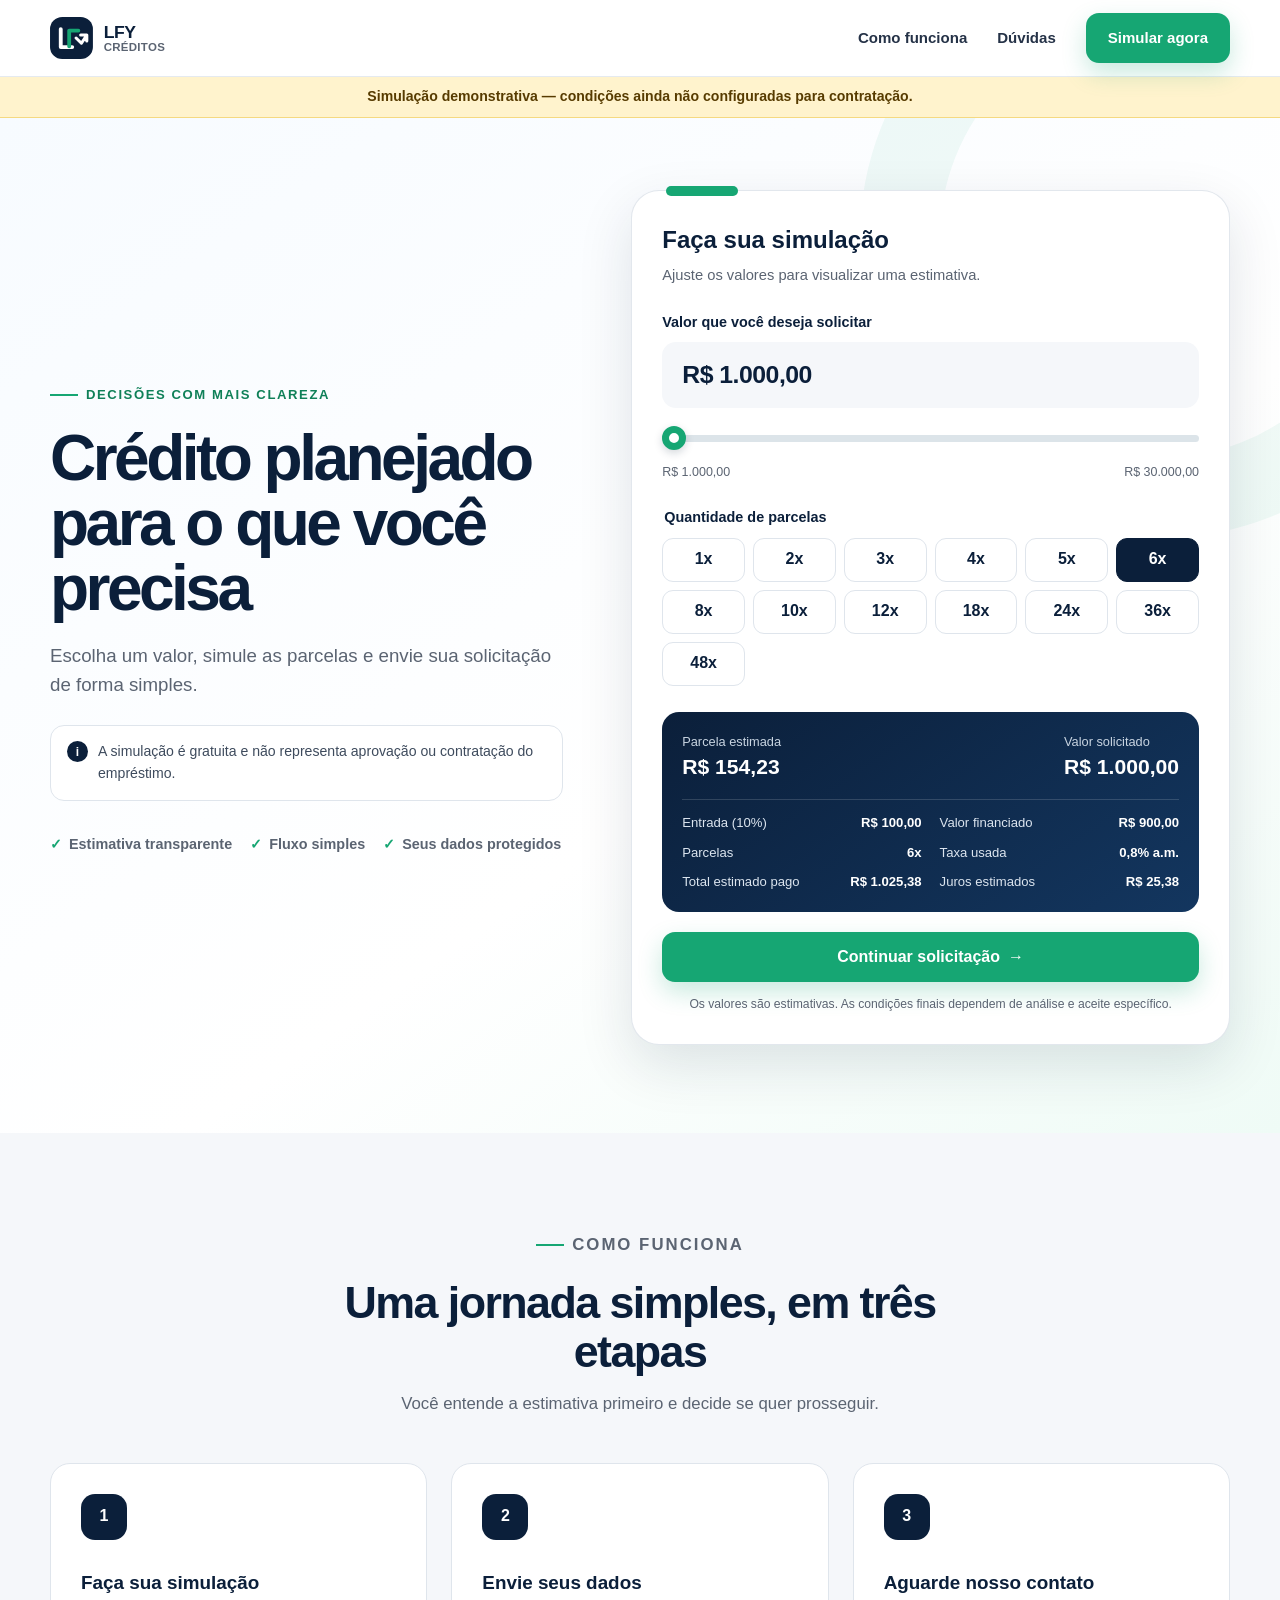
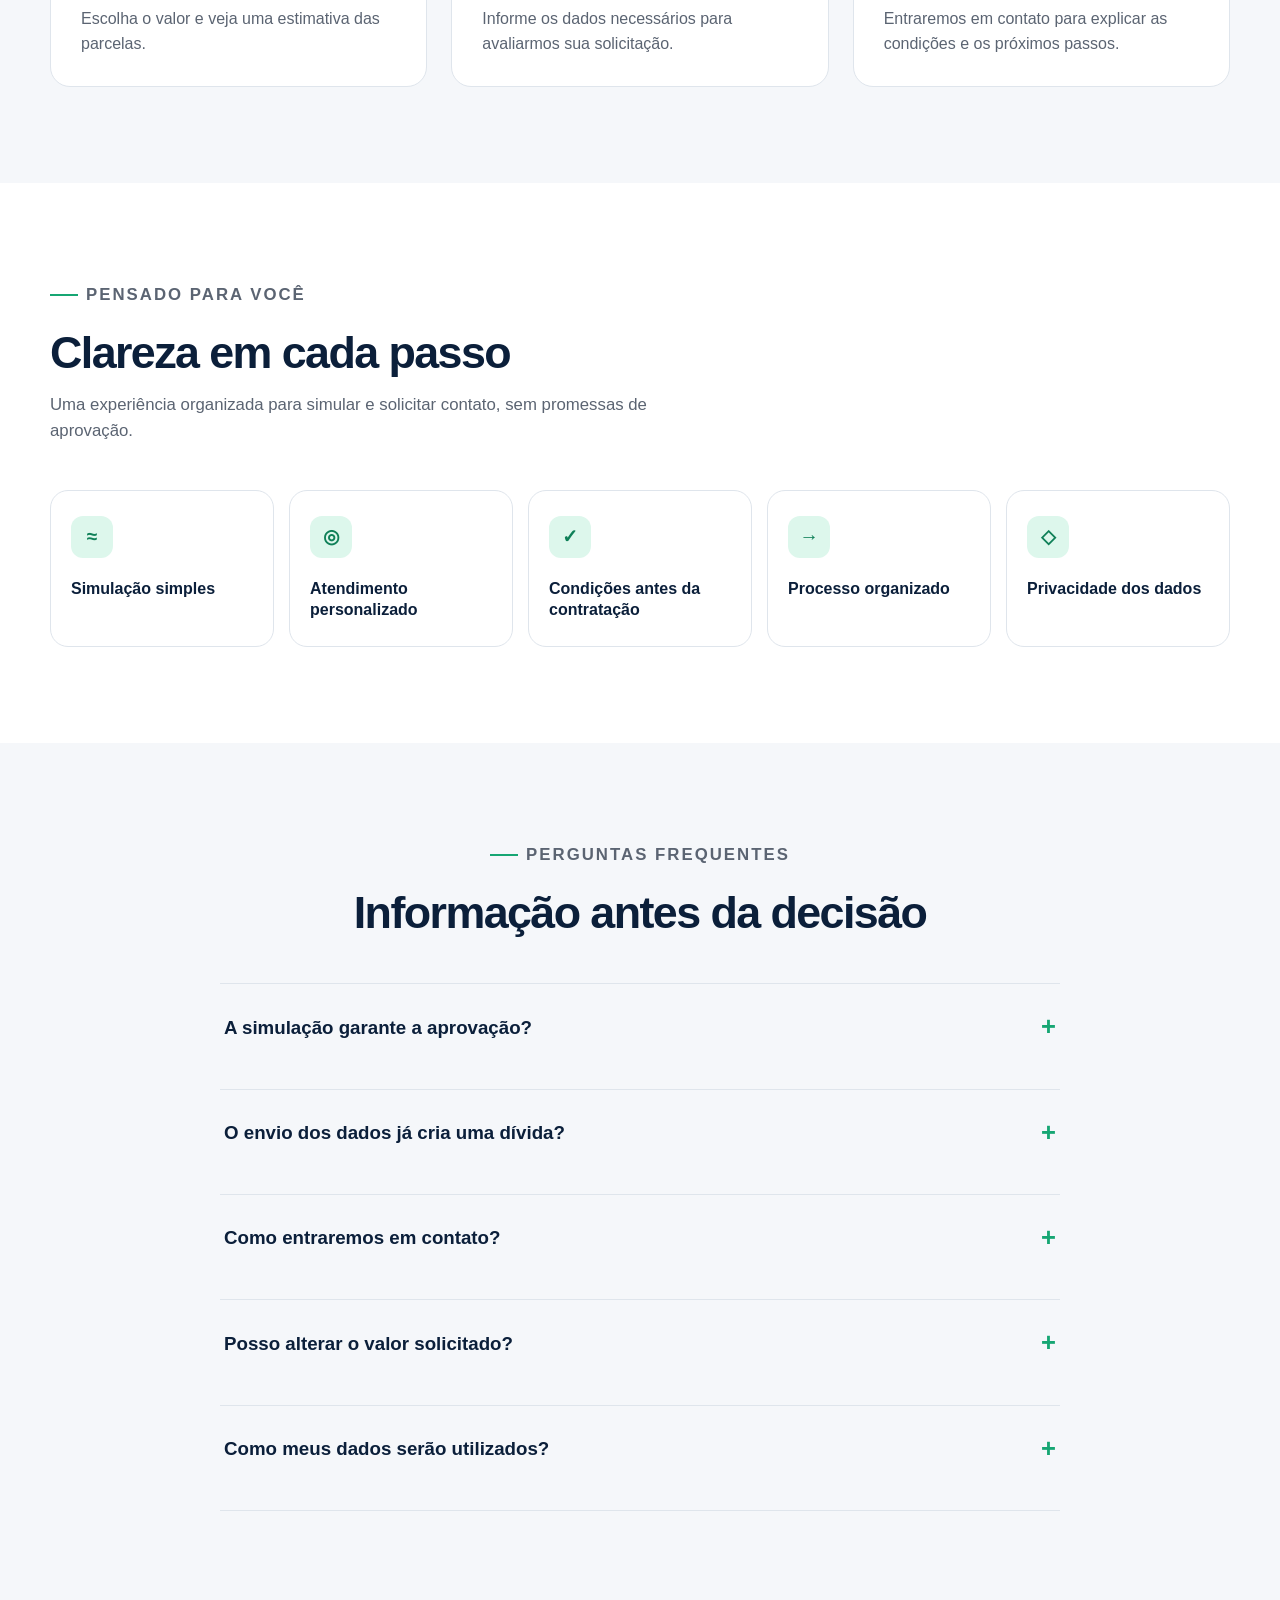
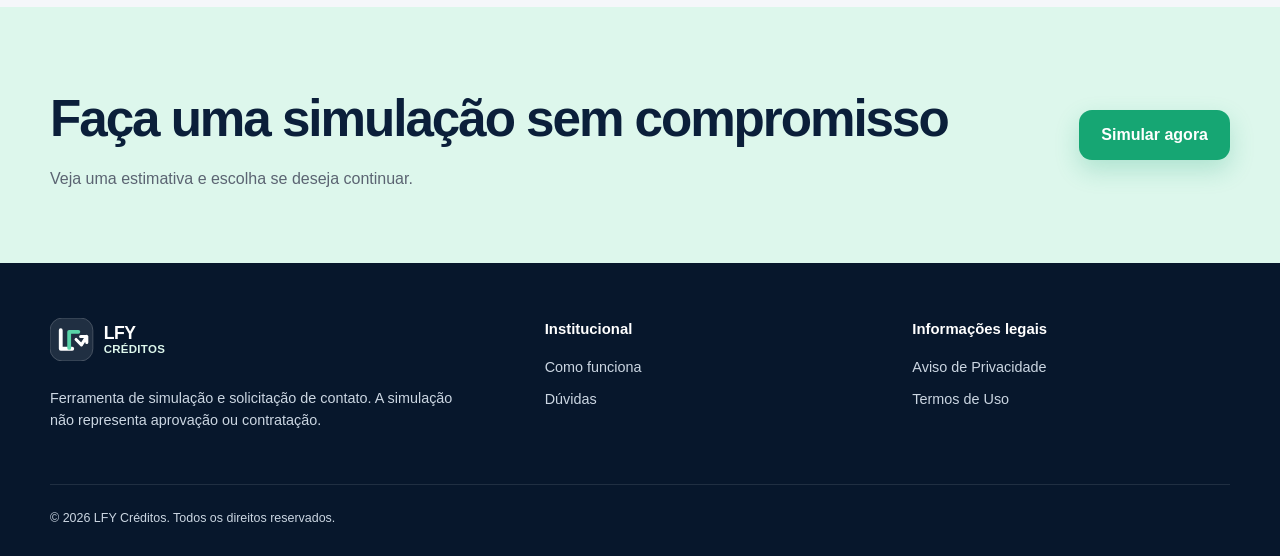
<file: index.html>
<!doctype html>
<html lang="pt-BR">
<head>
  <meta charset="utf-8"><meta name="viewport" content="width=device-width,initial-scale=1">
  <title>LFY Créditos | Simulação de empréstimo</title>
  <meta name="description" content="Simule valores e parcelas e envie sua solicitação para análise de forma simples.">
  <meta name="robots" content="index,follow"><meta name="theme-color" content="#0B1F3A">
  <meta property="og:type" content="website"><meta property="og:locale" content="pt_BR"><meta property="og:title" content="LFY Créditos | Simulação de empréstimo"><meta property="og:description" content="Simule valores e parcelas e envie sua solicitação para análise de forma simples.">
  <link rel="icon" href="assets/favicon.svg" type="image/svg+xml"><link rel="stylesheet" href="css/styles.css"><link rel="stylesheet" href="css/mobile.css">
</head>
<body>
  <a class="skip-link" href="#conteudo">Ir para o conteúdo</a>
  <header class="site-header">
    <div class="container header-inner"><a class="brand" href="index.html" aria-label="LFY Créditos — início"><img src="assets/logo-lfy-creditos.svg" alt="LFY Créditos" width="248" height="56"></a><button class="nav-toggle" type="button" aria-expanded="false" aria-controls="main-nav" aria-label="Abrir menu" data-nav-toggle><span></span></button><nav class="main-nav" id="main-nav" aria-label="Navegação principal" data-nav><a href="#como-funciona">Como funciona</a><a href="#duvidas">Dúvidas</a><a class="button button-primary" href="#simular">Simular agora</a></nav></div>
  </header>
  <div class="demo-banner" data-demo-banner hidden>Simulação demonstrativa — condições ainda não configuradas para contratação.</div>
  <main id="conteudo">
    <section class="hero" id="simular">
      <div class="container hero-grid">
        <div class="hero-copy-wrap"><p class="eyebrow">Decisões com mais clareza</p><h1>Crédito planejado para o que você precisa</h1><p class="hero-copy">Escolha um valor, simule as parcelas e envie sua solicitação de forma simples.</p><div class="notice">A simulação é gratuita e não representa aprovação ou contratação do empréstimo.</div><div class="trust-row" aria-label="Características"><span>Estimativa transparente</span><span>Fluxo simples</span><span>Seus dados protegidos</span></div></div>
        <form class="simulator-card" id="simulation-form" novalidate>
          <div class="card-heading"><h2>Faça sua simulação</h2><p>Ajuste os valores para visualizar uma estimativa.</p></div>
          <label class="field-label" for="amount-input">Valor que você deseja solicitar</label><div class="money-input-wrap"><input id="amount-input" name="amount" type="text" inputmode="decimal" autocomplete="off" aria-describedby="amount-limits"></div>
          <div class="range-fill"><input id="amount-range" type="range" aria-label="Ajustar valor solicitado"></div><div class="range-limits" id="amount-limits"><span id="amount-min">—</span><span id="amount-max">—</span></div>
          <fieldset style="border:0;padding:0;margin:0"><legend class="field-label">Quantidade de parcelas</legend><div class="installment-options" id="installment-options"></div></fieldset>
          <div class="summary-box" aria-live="polite"><div class="summary-main"><div><span>Parcela estimada</span><strong id="summary-payment">—</strong></div><div><span>Valor solicitado</span><strong id="summary-amount">—</strong></div></div><div class="summary-grid"><div class="summary-item"><span>Entrada (10%)</span><strong id="summary-down-payment">—</strong></div><div class="summary-item"><span>Valor financiado</span><strong id="summary-financed">—</strong></div><div class="summary-item"><span>Parcelas</span><strong id="summary-installments">—</strong></div><div class="summary-item"><span>Taxa usada</span><strong id="summary-rate">—</strong></div><div class="summary-item"><span>Total estimado pago</span><strong id="summary-total">—</strong></div><div class="summary-item"><span>Juros estimados</span><strong id="summary-interest">—</strong></div></div></div>
          <button class="button button-primary button-block" type="submit">Continuar solicitação <span aria-hidden="true">→</span></button><p class="microcopy">Os valores são estimativas. As condições finais dependem de análise e aceite específico.</p>
        </form>
      </div>
    </section>
    <section class="section section-tint" id="como-funciona"><div class="container"><div class="section-heading center"><p class="eyebrow">Como funciona</p><h2>Uma jornada simples, em três etapas</h2><p>Você entende a estimativa primeiro e decide se quer prosseguir.</p></div><div class="step-grid"><article class="step-card"><span class="step-number">1</span><h3>Faça sua simulação</h3><p>Escolha o valor e veja uma estimativa das parcelas.</p></article><article class="step-card"><span class="step-number">2</span><h3>Envie seus dados</h3><p>Informe os dados necessários para avaliarmos sua solicitação.</p></article><article class="step-card"><span class="step-number">3</span><h3>Aguarde nosso contato</h3><p>Entraremos em contato para explicar as condições e os próximos passos.</p></article></div></div></section>
    <section class="section"><div class="container"><div class="section-heading"><p class="eyebrow">Pensado para você</p><h2>Clareza em cada passo</h2><p>Uma experiência organizada para simular e solicitar contato, sem promessas de aprovação.</p></div><div class="benefit-grid"><article class="benefit-card"><span class="benefit-icon">≈</span><h3>Simulação simples</h3></article><article class="benefit-card"><span class="benefit-icon">◎</span><h3>Atendimento personalizado</h3></article><article class="benefit-card"><span class="benefit-icon">✓</span><h3>Condições antes da contratação</h3></article><article class="benefit-card"><span class="benefit-icon">→</span><h3>Processo organizado</h3></article><article class="benefit-card"><span class="benefit-icon">◇</span><h3>Privacidade dos dados</h3></article></div></div></section>
    <section class="section section-tint" id="duvidas"><div class="container"><div class="section-heading center"><p class="eyebrow">Perguntas frequentes</p><h2>Informação antes da decisão</h2></div><div class="faq-list">
      <div class="faq-item"><h3><button class="faq-question" type="button" aria-expanded="false" aria-controls="faq-1">A simulação garante a aprovação?</button></h3><div class="faq-answer" id="faq-1" hidden><p>Não. A simulação é apenas uma estimativa. Toda solicitação pode passar por análise, e as condições finais serão apresentadas separadamente.</p></div></div>
      <div class="faq-item"><h3><button class="faq-question" type="button" aria-expanded="false" aria-controls="faq-2">O envio dos dados já cria uma dívida?</button></h3><div class="faq-answer" id="faq-2" hidden><p>Não. Enviar a solicitação não cria contrato, dívida ou obrigação de contratar.</p></div></div>
      <div class="faq-item"><h3><button class="faq-question" type="button" aria-expanded="false" aria-controls="faq-3">Como entraremos em contato?</button></h3><div class="faq-answer" id="faq-3" hidden><p>O contato relacionado à solicitação será feito pelo telefone ou WhatsApp informado no formulário.</p></div></div>
      <div class="faq-item"><h3><button class="faq-question" type="button" aria-expanded="false" aria-controls="faq-4">Posso alterar o valor solicitado?</button></h3><div class="faq-answer" id="faq-4" hidden><p>Sim. Antes de enviar seus dados, use “Alterar simulação” para voltar e ajustar valor ou parcelas.</p></div></div>
      <div class="faq-item"><h3><button class="faq-question" type="button" aria-expanded="false" aria-controls="faq-5">Como meus dados serão utilizados?</button></h3><div class="faq-answer" id="faq-5" hidden><p>Eles serão usados para analisar a solicitação e entrar em contato sobre ela. Consulte o <a href="privacidade.html">Aviso de Privacidade</a>.</p></div></div>
    </div></div></section>
    <section class="final-cta"><div class="container cta-inner"><div><h2>Faça uma simulação sem compromisso</h2><p>Veja uma estimativa e escolha se deseja continuar.</p></div><a class="button button-primary" href="#simular">Simular agora</a></div></section>
  </main>
  <footer class="site-footer"><div class="container"><div class="footer-grid"><div class="footer-brand"><img src="assets/logo-lfy-creditos-branca.svg" alt="LFY Créditos" width="248" height="56"><p>Ferramenta de simulação e solicitação de contato. A simulação não representa aprovação ou contratação.</p></div><nav class="footer-nav" aria-label="Institucional"><h2>Institucional</h2><a href="#como-funciona">Como funciona</a><a href="#duvidas">Dúvidas</a></nav><nav class="footer-nav" aria-label="Informações legais"><h2>Informações legais</h2><a href="privacidade.html">Aviso de Privacidade</a><a href="termos.html">Termos de Uso</a></nav></div><div class="footer-bottom">© <span data-current-year></span> LFY Créditos. Todos os direitos reservados.</div></div></footer>
  <script src="js/config.js"></script><script src="js/utils.js"></script><script src="js/simulador.js"></script>
</body></html>
</file>
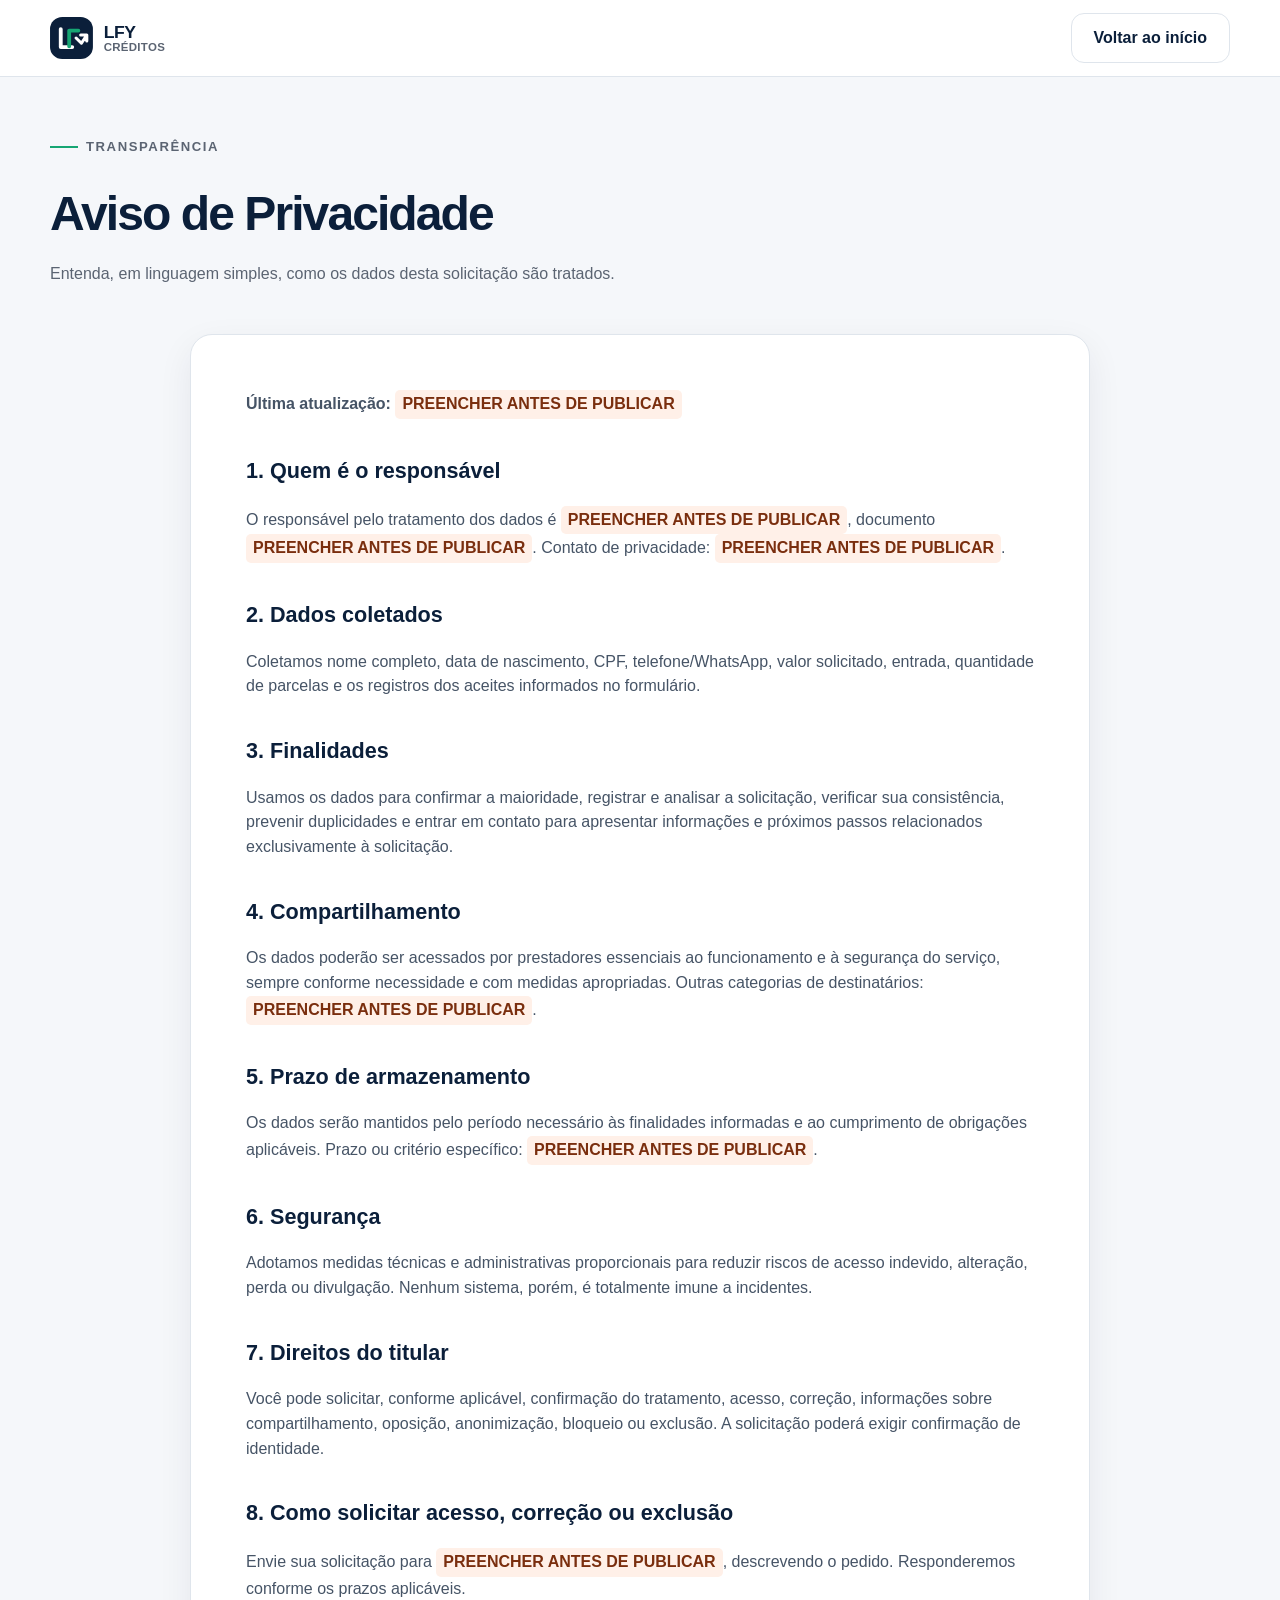
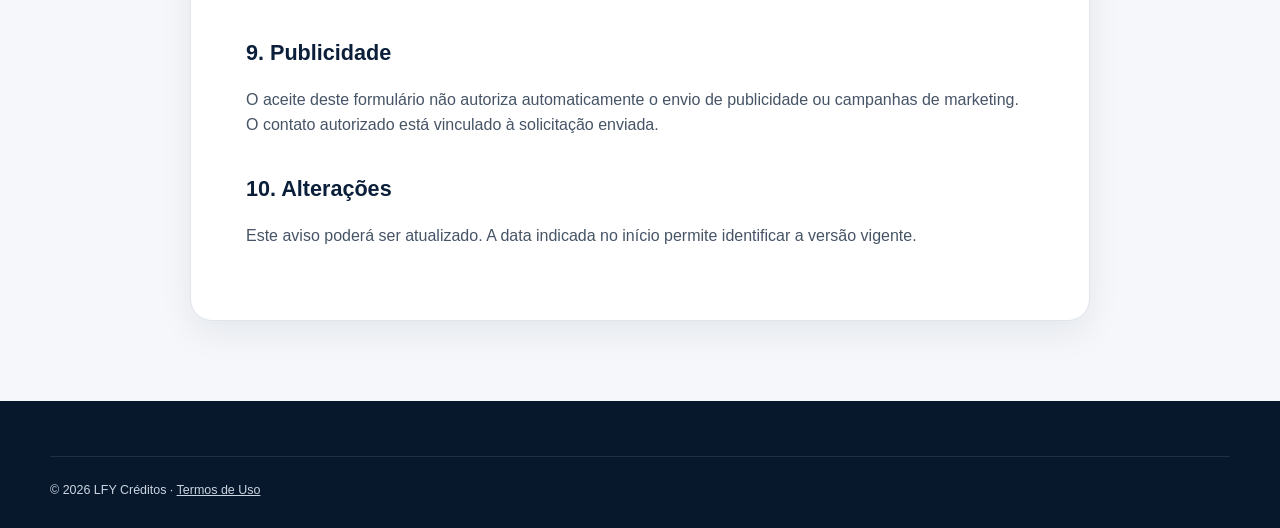
<file: privacidade.html>
<!doctype html>
<html lang="pt-BR">
<head><meta charset="utf-8"><meta name="viewport" content="width=device-width,initial-scale=1"><title>Aviso de Privacidade | LFY Créditos</title><meta name="description" content="Saiba como os dados enviados à LFY Créditos serão utilizados."><meta name="robots" content="index,follow"><link rel="icon" href="assets/favicon.svg" type="image/svg+xml"><link rel="stylesheet" href="css/styles.css"></head>
<body class="internal-page"><a class="skip-link" href="#conteudo">Ir para o conteúdo</a><header class="site-header simple-header"><div class="container header-inner"><a class="brand" href="index.html"><img src="assets/logo-lfy-creditos.svg" alt="LFY Créditos" width="248" height="56"></a><a class="button button-secondary" href="index.html">Voltar ao início</a></div></header>
<main id="conteudo"><div class="container page-header"><p class="eyebrow">Transparência</p><h1>Aviso de Privacidade</h1><p>Entenda, em linguagem simples, como os dados desta solicitação são tratados.</p></div><div class="container legal-wrap"><article class="legal-card">
<p><strong>Última atualização:</strong> <span class="placeholder">PREENCHER ANTES DE PUBLICAR</span></p>
<h2>1. Quem é o responsável</h2><p>O responsável pelo tratamento dos dados é <span class="placeholder">PREENCHER ANTES DE PUBLICAR</span>, documento <span class="placeholder">PREENCHER ANTES DE PUBLICAR</span>. Contato de privacidade: <span class="placeholder">PREENCHER ANTES DE PUBLICAR</span>.</p>
<h2>2. Dados coletados</h2><p>Coletamos nome completo, data de nascimento, CPF, telefone/WhatsApp, valor solicitado, entrada, quantidade de parcelas e os registros dos aceites informados no formulário.</p>
<h2>3. Finalidades</h2><p>Usamos os dados para confirmar a maioridade, registrar e analisar a solicitação, verificar sua consistência, prevenir duplicidades e entrar em contato para apresentar informações e próximos passos relacionados exclusivamente à solicitação.</p>
<h2>4. Compartilhamento</h2><p>Os dados poderão ser acessados por prestadores essenciais ao funcionamento e à segurança do serviço, sempre conforme necessidade e com medidas apropriadas. Outras categorias de destinatários: <span class="placeholder">PREENCHER ANTES DE PUBLICAR</span>.</p>
<h2>5. Prazo de armazenamento</h2><p>Os dados serão mantidos pelo período necessário às finalidades informadas e ao cumprimento de obrigações aplicáveis. Prazo ou critério específico: <span class="placeholder">PREENCHER ANTES DE PUBLICAR</span>.</p>
<h2>6. Segurança</h2><p>Adotamos medidas técnicas e administrativas proporcionais para reduzir riscos de acesso indevido, alteração, perda ou divulgação. Nenhum sistema, porém, é totalmente imune a incidentes.</p>
<h2>7. Direitos do titular</h2><p>Você pode solicitar, conforme aplicável, confirmação do tratamento, acesso, correção, informações sobre compartilhamento, oposição, anonimização, bloqueio ou exclusão. A solicitação poderá exigir confirmação de identidade.</p>
<h2>8. Como solicitar acesso, correção ou exclusão</h2><p>Envie sua solicitação para <span class="placeholder">PREENCHER ANTES DE PUBLICAR</span>, descrevendo o pedido. Responderemos conforme os prazos aplicáveis.</p>
<h2>9. Publicidade</h2><p>O aceite deste formulário não autoriza automaticamente o envio de publicidade ou campanhas de marketing. O contato autorizado está vinculado à solicitação enviada.</p>
<h2>10. Alterações</h2><p>Este aviso poderá ser atualizado. A data indicada no início permite identificar a versão vigente.</p>
</article></div></main><footer class="site-footer"><div class="container"><div class="footer-bottom">© <span data-current-year></span> LFY Créditos · <a href="termos.html">Termos de Uso</a></div></div></footer><script src="js/config.js"></script><script src="js/utils.js"></script></body></html>
</file>
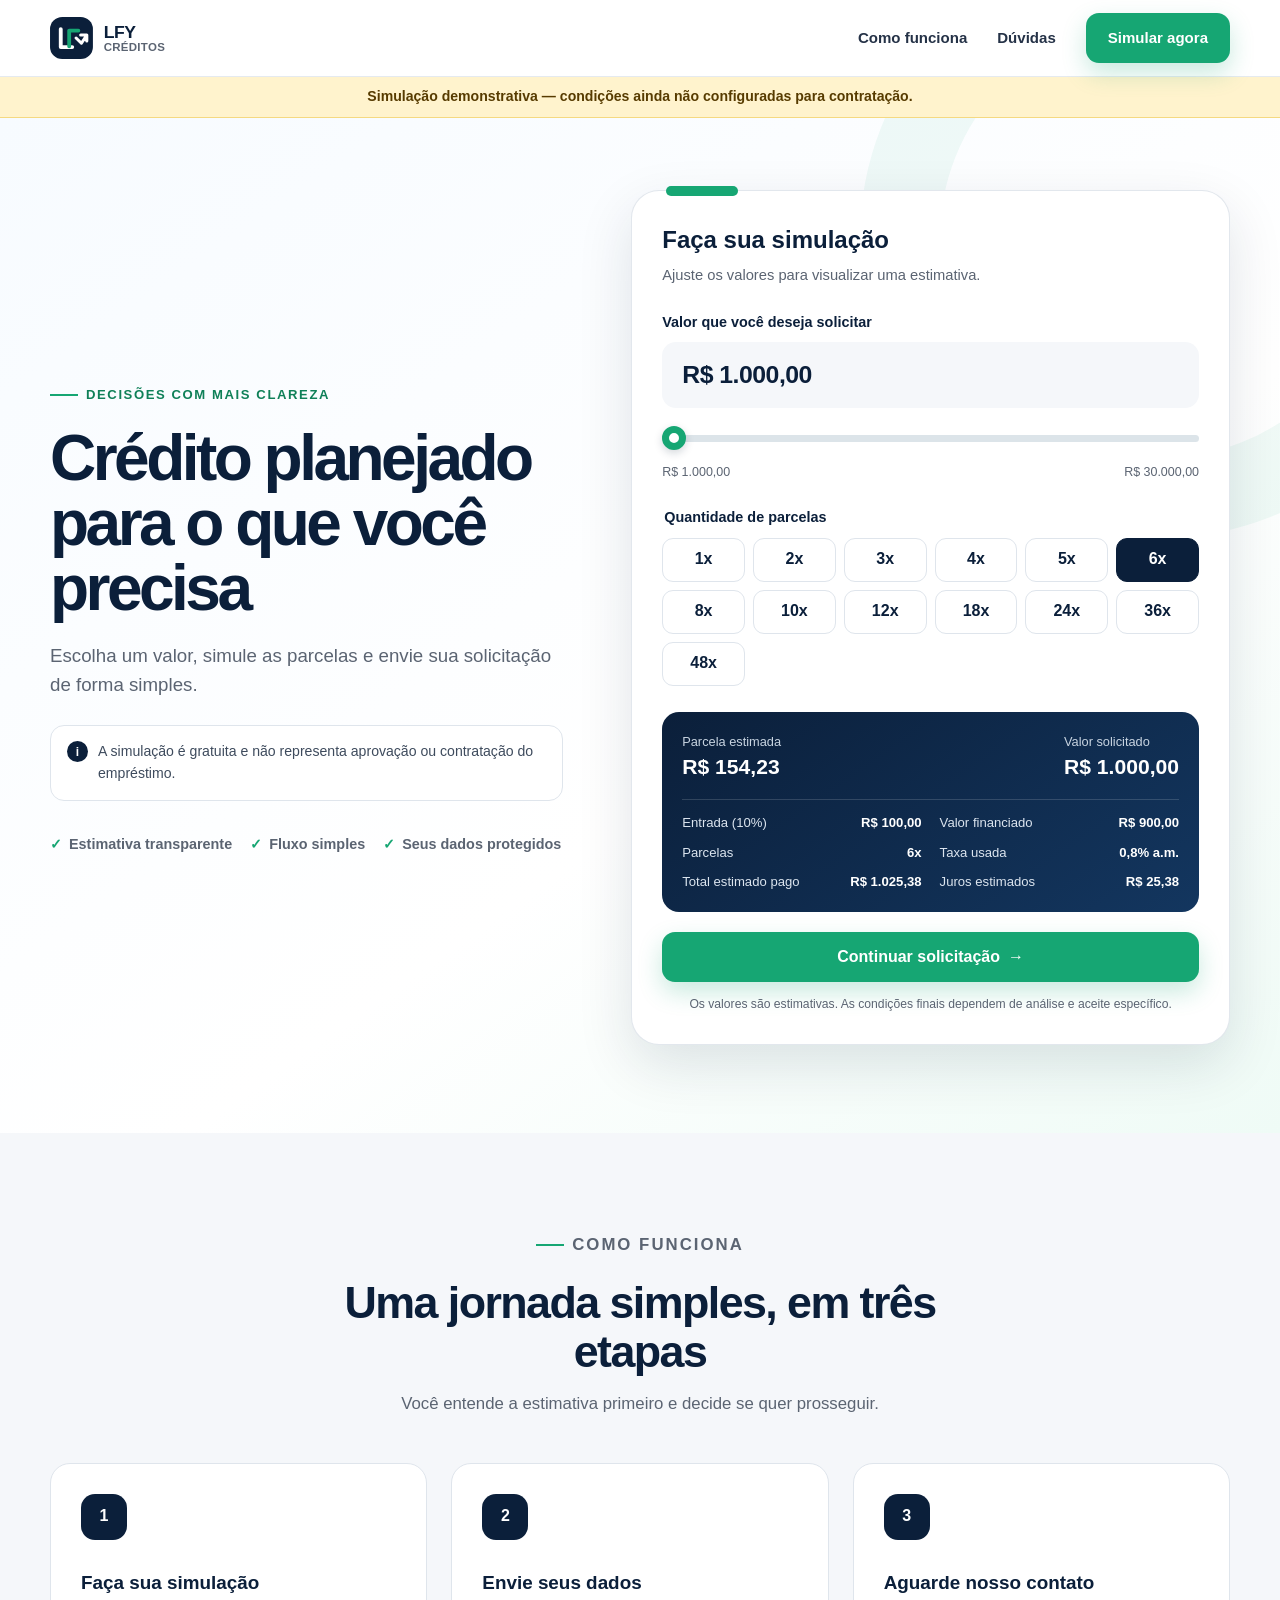
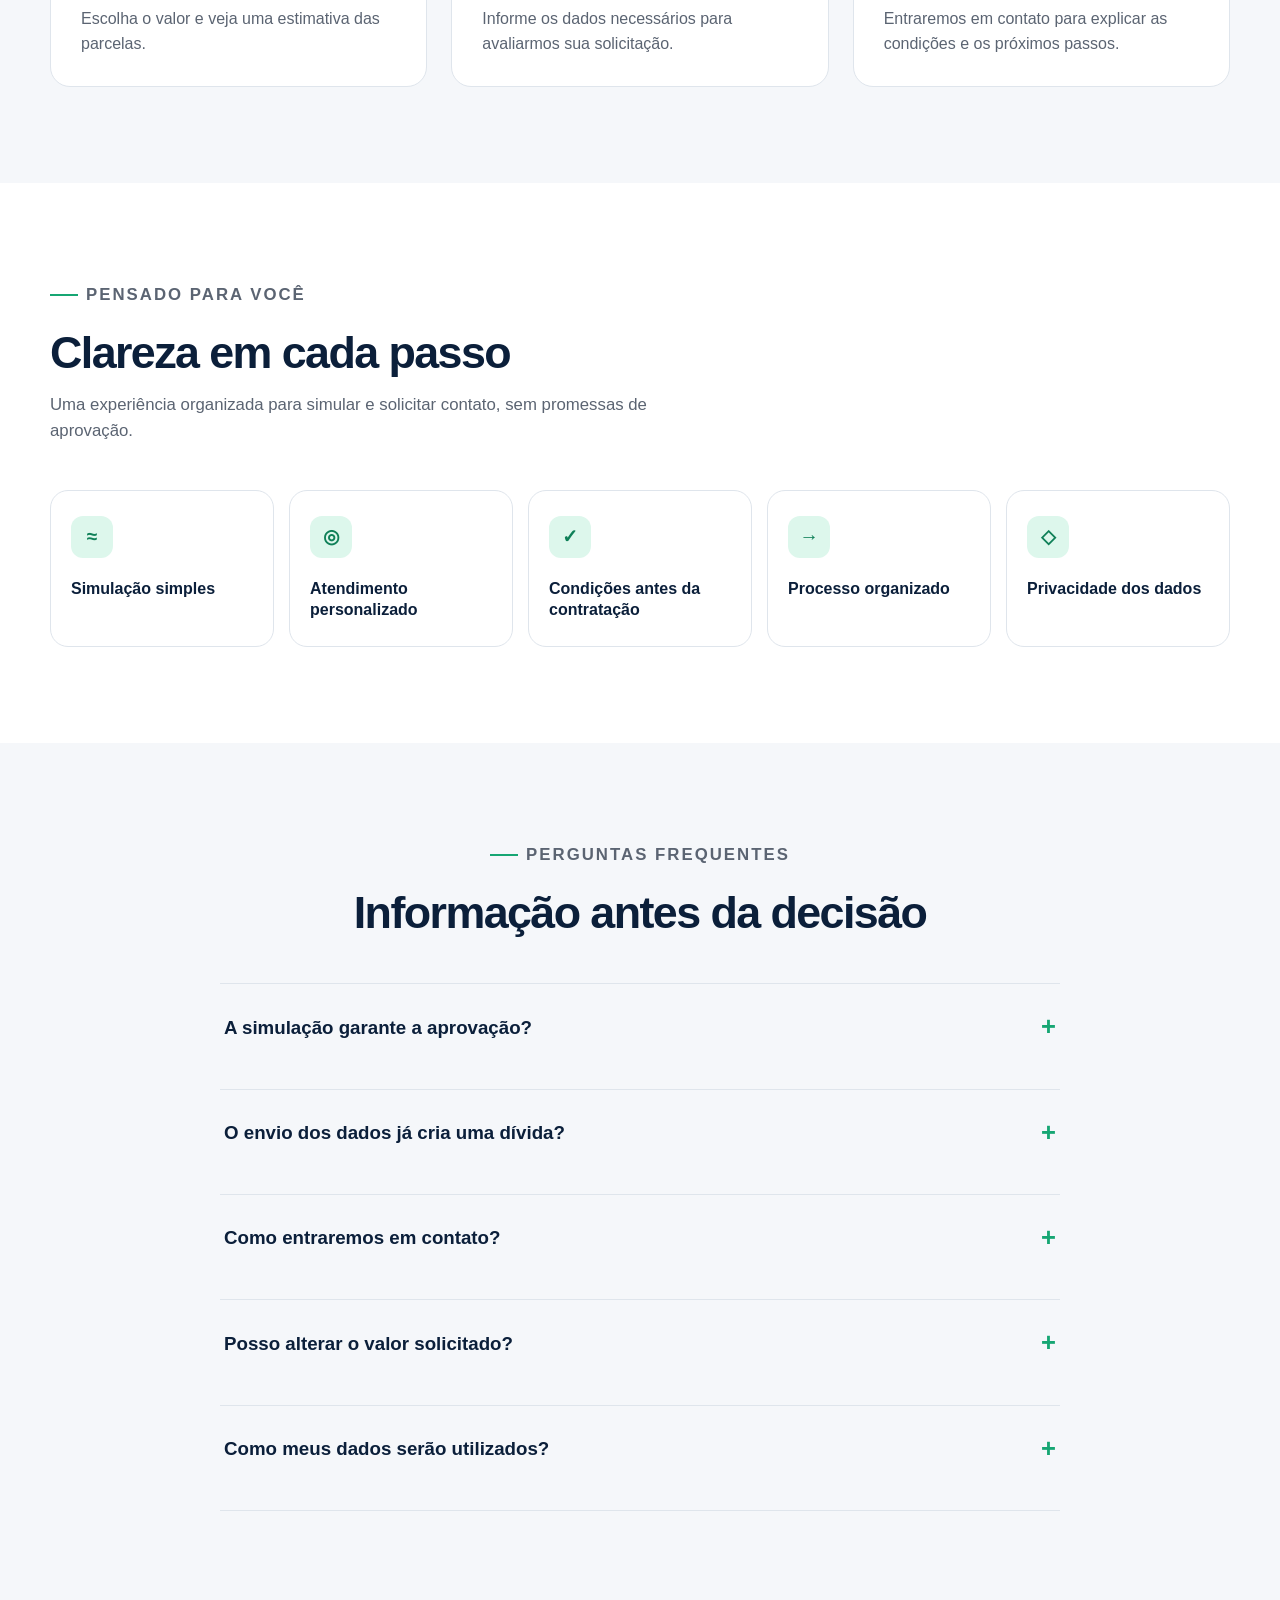
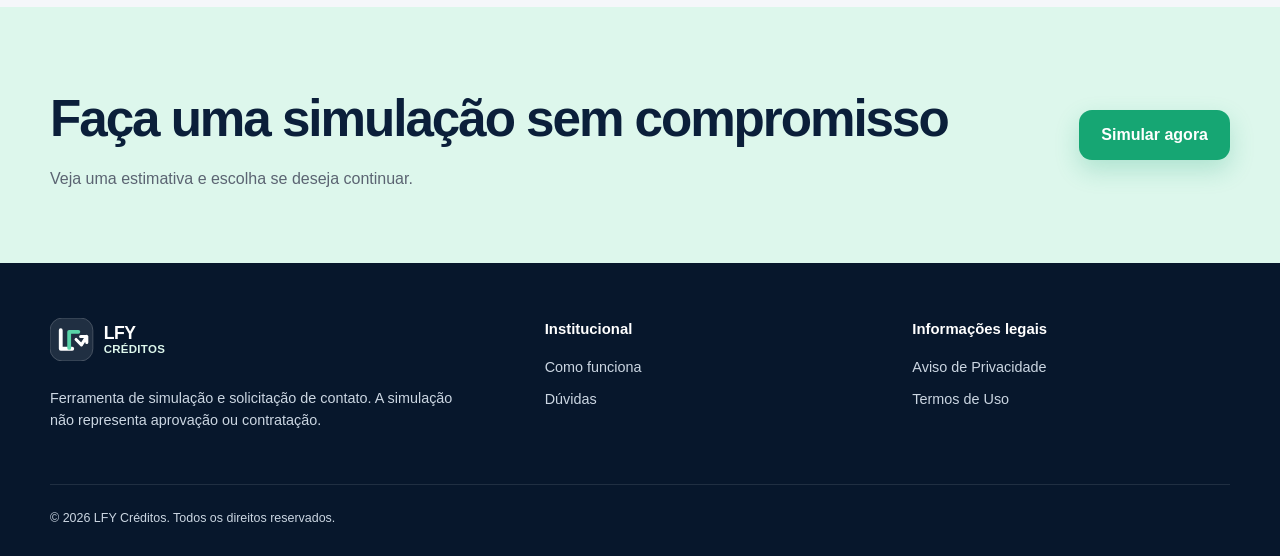
<file: solicitar.html>
<!doctype html>
<html lang="pt-BR">
<head>
  <meta charset="utf-8"><meta name="viewport" content="width=device-width,initial-scale=1">
  <title>Enviar solicitação | LFY Créditos</title>
  <meta name="description" content="Preencha seus dados para enviar uma solicitação relacionada à simulação.">
  <meta name="robots" content="noindex,follow"><meta name="theme-color" content="#0B1F3A">
  <link rel="icon" href="assets/favicon.svg" type="image/svg+xml"><link rel="stylesheet" href="css/styles.css"><link rel="stylesheet" href="css/mobile.css">
</head>
<body class="internal-page">
  <a class="skip-link" href="#conteudo">Ir para o conteúdo</a>
  <header class="site-header simple-header"><div class="container header-inner"><a class="brand" href="index.html" aria-label="LFY Créditos — início"><img src="assets/logo-lfy-creditos.svg" alt="LFY Créditos" width="248" height="56"></a><a class="button button-secondary" href="index.html">Voltar ao início</a></div></header>
  <div class="demo-banner" data-demo-banner hidden>Simulação demonstrativa — condições ainda não configuradas para contratação.</div>
  <main id="conteudo">
    <div class="container page-header"><p class="eyebrow">Etapa 2 de 3</p><h1>Complete sua solicitação</h1><p>Confira a estimativa e informe apenas os dados essenciais para seguirmos com a análise e o contato.</p></div>
    <div class="container">
      <ol class="progress-steps" aria-label="Progresso da solicitação"><li class="done">Simulação concluída</li><li class="active" aria-current="step">Seus dados</li><li>Confirmação</li></ol>
      <div class="request-layout">
        <section class="form-card" aria-labelledby="form-title">
          <h2 id="form-title">Seus dados</h2><p class="form-intro">Campos marcados como obrigatórios devem ser preenchidos.</p>
          <form id="request-form" novalidate>
            <div class="form-field"><label for="full-name">Nome completo <span aria-hidden="true">*</span></label><input id="full-name" name="name" type="text" maxlength="100" autocomplete="name" aria-describedby="full-name-hint full-name-error" required><small class="field-hint" id="full-name-hint">Informe nome e sobrenome.</small><span class="field-error" id="full-name-error" aria-live="polite"></span></div>
            <div class="form-field"><label for="birth-date">Data de nascimento <span aria-hidden="true">*</span></label><input id="birth-date" name="birthDate" type="date" autocomplete="bday" aria-describedby="birth-date-hint birth-date-error" required><small class="field-hint" id="birth-date-hint">É necessário ter 18 anos ou mais.</small><span class="field-error" id="birth-date-error" aria-live="polite"></span></div>
            <div class="form-field"><label for="cpf">CPF <span aria-hidden="true">*</span></label><input id="cpf" name="cpf" type="text" inputmode="numeric" maxlength="14" autocomplete="off" aria-describedby="cpf-hint cpf-error" required><small class="field-hint" id="cpf-hint">Formato: 000.000.000-00</small><span class="field-error" id="cpf-error" aria-live="polite"></span></div>
            <div class="form-field"><label for="phone">Telefone/WhatsApp <span aria-hidden="true">*</span></label><input id="phone" name="phone" type="tel" inputmode="tel" maxlength="15" autocomplete="tel" aria-describedby="phone-hint phone-error" required><small class="field-hint" id="phone-hint">Celular com DDD, incluindo o 9.</small><span class="field-error" id="phone-error" aria-live="polite"></span></div>
            <div class="honeypot" aria-hidden="true"><label for="website">Não preencha este campo</label><input id="website" name="website" type="text" tabindex="-1" autocomplete="off"></div>
            <div class="checkbox-field"><label class="checkbox-label" for="adult-consent"><input id="adult-consent" type="checkbox" required><span>Declaro que tenho 18 anos ou mais.</span></label><span class="field-error" id="adult-consent-error" aria-live="polite"></span></div>
            <div class="checkbox-field"><label class="checkbox-label" for="privacy-consent"><input id="privacy-consent" type="checkbox" required><span>Li o <a href="privacidade.html" target="_blank" rel="noopener">Aviso de Privacidade</a> e autorizo o contato relacionado a esta solicitação.</span></label><span class="field-error" id="privacy-consent-error" aria-live="polite"></span></div>
            <p class="legal-notice">O envio desta solicitação não representa aprovação, contratação ou liberação do valor. As condições finais deverão ser apresentadas e aceitas antes de qualquer contratação.</p>
            <button class="button button-primary button-block" id="submit-request" type="submit">Finalizar solicitação</button><p class="form-status" id="form-status" aria-live="polite" role="status"></p>
          </form>
        </section>
        <aside class="request-summary-card" aria-labelledby="summary-title">
          <h2 id="summary-title">Resumo da simulação</h2>
          <dl class="request-summary-list"><div><dt>Valor solicitado</dt><dd id="request-amount">—</dd></div><div><dt>Entrada (10%)</dt><dd id="request-down-payment">—</dd></div><div><dt>Valor financiado</dt><dd id="request-financed">—</dd></div><div><dt>Parcelas</dt><dd id="request-installments">—</dd></div><div><dt>Taxa mensal</dt><dd id="request-rate">—</dd></div><div><dt>Parcela aproximada</dt><dd id="request-payment">—</dd></div><div><dt>Total aproximado pago</dt><dd id="request-total">—</dd></div></dl>
          <a class="button button-secondary button-block" href="index.html#simular">Alterar simulação</a>
        </aside>
      </div>
    </div>
  </main>
  <footer class="site-footer"><div class="container"><div class="footer-bottom">© <span data-current-year></span> LFY Créditos · <a href="privacidade.html">Privacidade</a> · <a href="termos.html">Termos</a></div></div></footer>
  <script src="js/config.js"></script><script src="js/utils.js"></script><script src="js/solicitacao.js"></script>
</body>
</html>
</file>
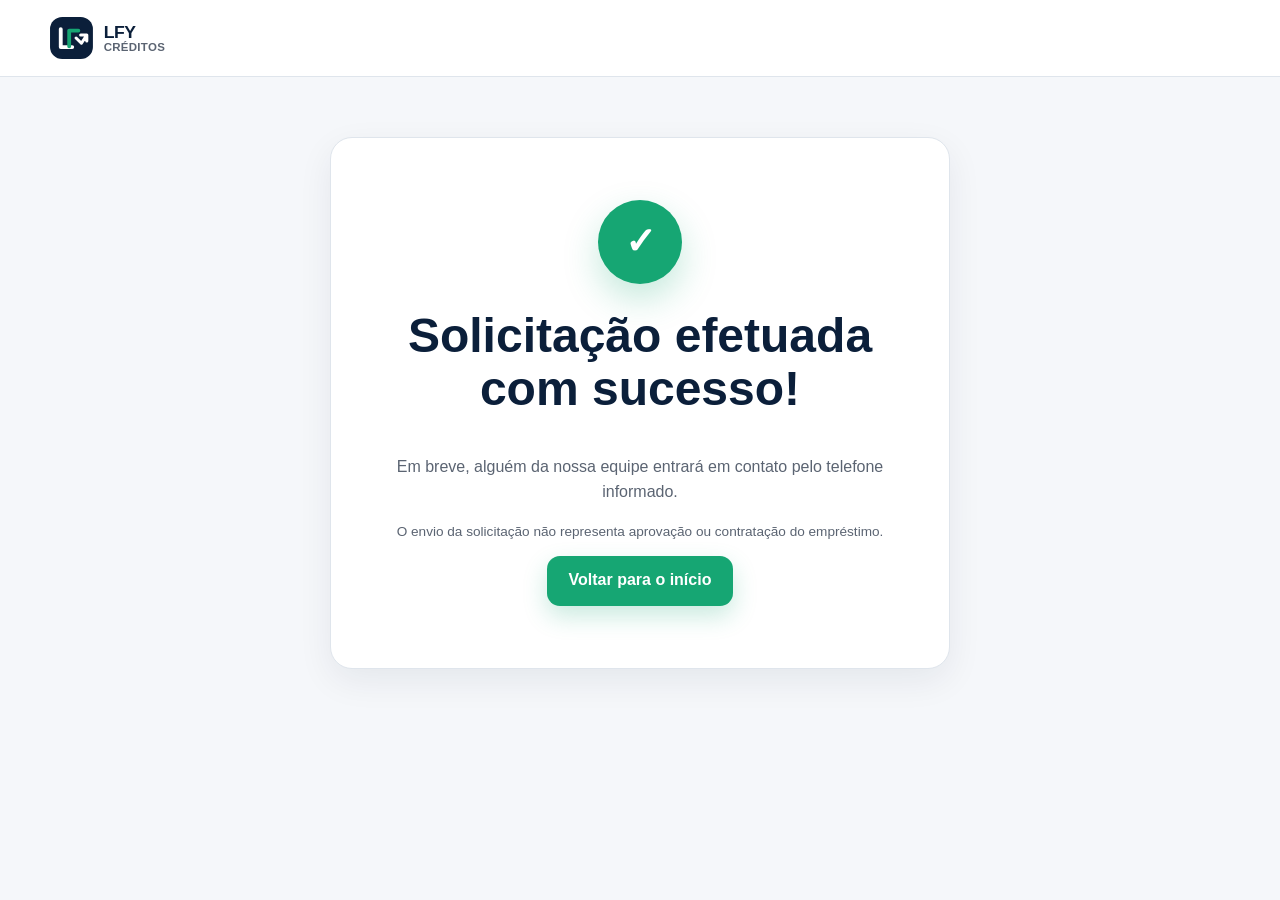
<file: sucesso.html>
<!doctype html><html lang="pt-BR"><head><meta charset="utf-8"><meta name="viewport" content="width=device-width,initial-scale=1"><title>Solicitação enviada | LFY Créditos</title><meta name="description" content="Confirmação de envio da solicitação."><meta name="robots" content="noindex,nofollow"><link rel="icon" href="assets/favicon.svg" type="image/svg+xml"><link rel="stylesheet" href="css/styles.css"></head><body class="internal-page"><header class="site-header simple-header"><div class="container header-inner"><a class="brand" href="index.html"><img src="assets/logo-lfy-creditos.svg" alt="LFY Créditos" width="248" height="56"></a></div></header><main class="success-wrap"><article class="success-card"><div class="success-icon" aria-hidden="true">✓</div><h1>Solicitação efetuada com sucesso!</h1><p>Em breve, alguém da nossa equipe entrará em contato pelo telefone informado.</p><p class="protocol" id="protocol" hidden></p><p class="legal-small">O envio da solicitação não representa aprovação ou contratação do empréstimo.</p><a class="button button-primary" href="index.html">Voltar para o início</a></article></main><script src="js/config.js"></script><script src="js/utils.js"></script><script>document.addEventListener('DOMContentLoaded',function(){var p=LFY.storageGet('lfyProtocol'),el=document.getElementById('protocol');if(p&&typeof p==='string'){el.textContent='Protocolo: '+p;el.hidden=false}sessionStorage.removeItem('lfyPersonalData');sessionStorage.removeItem('lfySimulation');});</script></body></html>
</file>
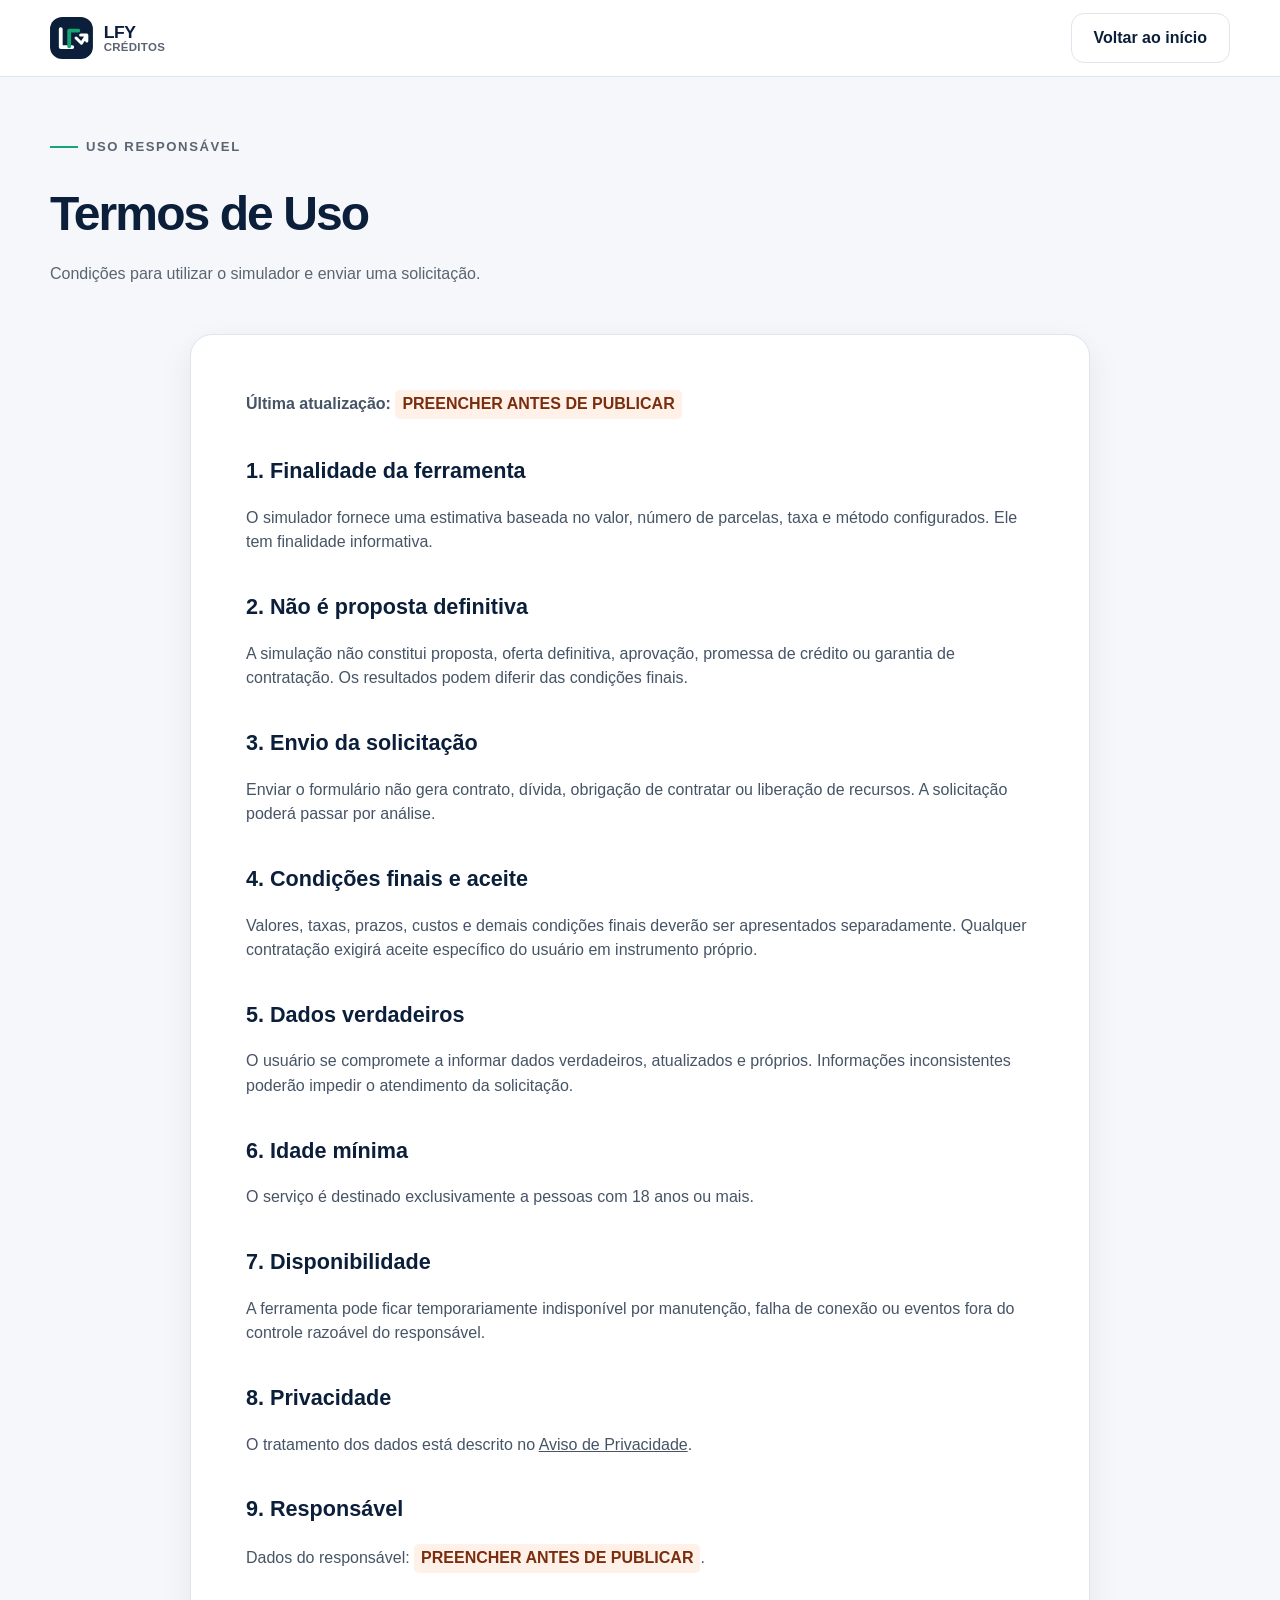
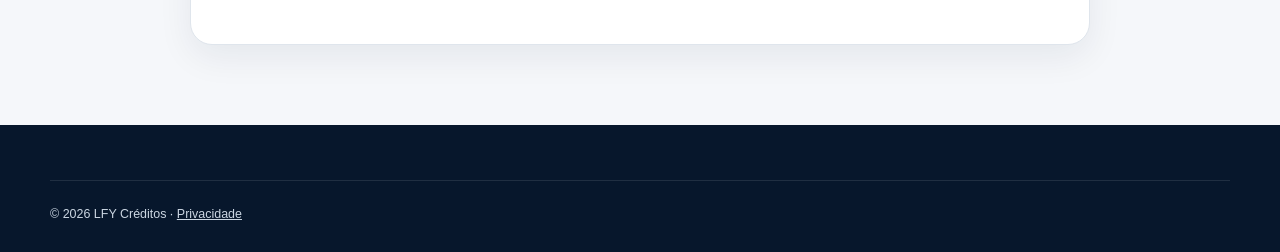
<file: termos.html>
<!doctype html><html lang="pt-BR"><head><meta charset="utf-8"><meta name="viewport" content="width=device-width,initial-scale=1"><title>Termos de Uso | LFY Créditos</title><meta name="description" content="Termos aplicáveis ao simulador e ao envio de solicitações da LFY Créditos."><meta name="robots" content="index,follow"><link rel="icon" href="assets/favicon.svg" type="image/svg+xml"><link rel="stylesheet" href="css/styles.css"></head><body class="internal-page"><a class="skip-link" href="#conteudo">Ir para o conteúdo</a><header class="site-header simple-header"><div class="container header-inner"><a class="brand" href="index.html"><img src="assets/logo-lfy-creditos.svg" alt="LFY Créditos" width="248" height="56"></a><a class="button button-secondary" href="index.html">Voltar ao início</a></div></header><main id="conteudo"><div class="container page-header"><p class="eyebrow">Uso responsável</p><h1>Termos de Uso</h1><p>Condições para utilizar o simulador e enviar uma solicitação.</p></div><div class="container legal-wrap"><article class="legal-card"><p><strong>Última atualização:</strong> <span class="placeholder">PREENCHER ANTES DE PUBLICAR</span></p><h2>1. Finalidade da ferramenta</h2><p>O simulador fornece uma estimativa baseada no valor, número de parcelas, taxa e método configurados. Ele tem finalidade informativa.</p><h2>2. Não é proposta definitiva</h2><p>A simulação não constitui proposta, oferta definitiva, aprovação, promessa de crédito ou garantia de contratação. Os resultados podem diferir das condições finais.</p><h2>3. Envio da solicitação</h2><p>Enviar o formulário não gera contrato, dívida, obrigação de contratar ou liberação de recursos. A solicitação poderá passar por análise.</p><h2>4. Condições finais e aceite</h2><p>Valores, taxas, prazos, custos e demais condições finais deverão ser apresentados separadamente. Qualquer contratação exigirá aceite específico do usuário em instrumento próprio.</p><h2>5. Dados verdadeiros</h2><p>O usuário se compromete a informar dados verdadeiros, atualizados e próprios. Informações inconsistentes poderão impedir o atendimento da solicitação.</p><h2>6. Idade mínima</h2><p>O serviço é destinado exclusivamente a pessoas com 18 anos ou mais.</p><h2>7. Disponibilidade</h2><p>A ferramenta pode ficar temporariamente indisponível por manutenção, falha de conexão ou eventos fora do controle razoável do responsável.</p><h2>8. Privacidade</h2><p>O tratamento dos dados está descrito no <a href="privacidade.html">Aviso de Privacidade</a>.</p><h2>9. Responsável</h2><p>Dados do responsável: <span class="placeholder">PREENCHER ANTES DE PUBLICAR</span>.</p></article></div></main><footer class="site-footer"><div class="container"><div class="footer-bottom">© <span data-current-year></span> LFY Créditos · <a href="privacidade.html">Privacidade</a></div></div></footer><script src="js/config.js"></script><script src="js/utils.js"></script></body></html>
</file>
<file: css/styles.css>
:root{--navy:#0b1f3a;--navy-2:#102b4e;--green:#16a673;--green-dark:#0f8058;--mint:#ddf7ec;--white:#fff;--bg:#f5f7fa;--text:#253247;--muted:#5b6472;--line:#dfe5ec;--danger:#b42318;--shadow:0 20px 55px rgba(11,31,58,.12);--radius:22px;--container:1180px}*{box-sizing:border-box}html{scroll-behavior:smooth;scroll-padding-top:92px}body{margin:0;color:var(--text);background:var(--white);font-family:Inter,ui-sans-serif,-apple-system,BlinkMacSystemFont,"Segoe UI",sans-serif;line-height:1.55;-webkit-font-smoothing:antialiased}body.internal-page{background:var(--bg)}img{max-width:100%;height:auto}a{color:inherit}button,input{font:inherit}button{cursor:pointer}.container{width:min(calc(100% - 40px),var(--container));margin-inline:auto}.skip-link{position:fixed;z-index:1000;top:10px;left:10px;transform:translateY(-150%);padding:10px 16px;color:#fff;background:var(--navy);border-radius:10px}.skip-link:focus{transform:none}.site-header{position:sticky;z-index:100;top:0;background:rgba(255,255,255,.95);border-bottom:1px solid rgba(223,229,236,.8);backdrop-filter:blur(14px)}.header-inner{min-height:76px;display:flex;align-items:center;justify-content:space-between;gap:24px}.brand img{display:block;width:190px;height:auto}.main-nav{display:flex;align-items:center;gap:30px}.main-nav a{text-decoration:none;font-weight:700;font-size:.94rem}.main-nav a:not(.button):hover{color:var(--green-dark)}.nav-toggle{display:none;width:46px;height:46px;border:1px solid var(--line);border-radius:12px;background:#fff;color:var(--navy)}.nav-toggle span,.nav-toggle::before,.nav-toggle::after{content:"";display:block;width:20px;height:2px;margin:4px auto;background:currentColor}.button{min-height:50px;display:inline-flex;align-items:center;justify-content:center;gap:8px;padding:12px 22px;border:0;border-radius:13px;text-decoration:none;font-weight:800;transition:transform .2s,background .2s,box-shadow .2s}.button:hover{transform:translateY(-1px)}.button-primary{color:#fff;background:var(--green);box-shadow:0 10px 25px rgba(22,166,115,.23)}.button-primary:hover{background:var(--green-dark)}.button-secondary{color:var(--navy);background:#fff;border:1px solid var(--line)}.button-block{width:100%}.button:disabled{cursor:not-allowed;opacity:.65;transform:none}.demo-banner{padding:9px 20px;text-align:center;color:#573b00;background:#fff3cd;border-bottom:1px solid #f5d981;font-size:.88rem;font-weight:700}.hero{position:relative;overflow:hidden;padding:72px 0 88px;background:linear-gradient(145deg,#f7fbff 0%,#fff 60%,#effbf6 100%)}.hero::before{content:"";position:absolute;width:440px;height:440px;right:-180px;top:-180px;border:80px solid rgba(22,166,115,.06);border-radius:50%}.hero-grid{position:relative;display:grid;grid-template-columns:minmax(0,.9fr) minmax(420px,1.05fr);gap:68px;align-items:center}.eyebrow{display:inline-flex;align-items:center;gap:8px;margin:0 0 20px;color:var(--green-dark);font-size:.82rem;font-weight:900;letter-spacing:.12em;text-transform:uppercase}.eyebrow::before{content:"";width:28px;height:2px;background:var(--green)}h1,h2,h3,p{margin-top:0}.hero h1{max-width:650px;margin-bottom:20px;color:var(--navy);font-size:clamp(2.6rem,5vw,4.6rem);line-height:1.02;letter-spacing:-.055em}.hero-copy{max-width:570px;margin-bottom:18px;color:var(--muted);font-size:1.17rem}.notice{display:flex;gap:10px;max-width:580px;margin:26px 0 0;padding:15px 16px;color:#3e4b5d;background:#fff;border:1px solid var(--line);border-radius:14px;font-size:.88rem}.notice::before{content:"i";flex:none;width:21px;height:21px;display:grid;place-items:center;color:#fff;background:var(--navy);border-radius:50%;font-size:.75rem;font-weight:900}.trust-row{display:flex;flex-wrap:wrap;gap:18px;margin-top:32px;color:var(--muted);font-size:.9rem;font-weight:700}.trust-row span::before{content:"✓";margin-right:7px;color:var(--green);font-weight:900}.simulator-card{position:relative;padding:30px;background:#fff;border:1px solid rgba(223,229,236,.9);border-radius:28px;box-shadow:var(--shadow)}.simulator-card::before{content:"";position:absolute;top:-5px;left:34px;width:72px;height:10px;background:var(--green);border-radius:999px}.card-heading{margin-bottom:24px}.card-heading h2{margin-bottom:6px;color:var(--navy);font-size:1.5rem}.card-heading p{margin:0;color:var(--muted);font-size:.92rem}.field-label{display:block;margin-bottom:9px;color:var(--navy);font-size:.9rem;font-weight:800}.money-input-wrap{position:relative;margin-bottom:16px}.money-input-wrap input{width:100%;height:66px;padding:0 18px;color:var(--navy);background:var(--bg);border:2px solid transparent;border-radius:14px;font-size:1.55rem;font-weight:850;letter-spacing:-.02em}.money-input-wrap input:focus{background:#fff;border-color:var(--green);outline:3px solid rgba(22,166,115,.15)}.range-fill{--range-progress:18%;position:relative}.range-fill::before{content:"";position:absolute;z-index:0;top:50%;left:0;width:var(--range-progress);height:7px;transform:translateY(-50%);pointer-events:none;background:var(--green);border-radius:99px}input[type=range]{position:relative;z-index:1;width:100%;height:28px;margin:0;appearance:none;background:transparent}input[type=range]::-webkit-slider-runnable-track{height:7px;background:#dce4e9;border-radius:99px}input[type=range]::-webkit-slider-thumb{width:24px;height:24px;margin-top:-8.5px;appearance:none;background:#fff;border:7px solid var(--green);border-radius:50%;box-shadow:0 3px 9px rgba(11,31,58,.18)}input[type=range]::-moz-range-track{height:7px;background:#dce4e9;border-radius:99px}input[type=range]::-moz-range-progress{height:7px;background:var(--green);border-radius:99px}input[type=range]::-moz-range-thumb{width:12px;height:12px;background:#fff;border:6px solid var(--green);border-radius:50%}.range-limits{display:flex;justify-content:space-between;margin:3px 0 24px;color:var(--muted);font-size:.78rem}.installment-options{display:grid;grid-template-columns:repeat(6,1fr);gap:8px;margin-bottom:26px}.installment-option{position:relative}.installment-option input{position:absolute;opacity:0;pointer-events:none}.installment-option span{min-height:44px;display:grid;place-items:center;color:var(--navy);background:#fff;border:1px solid var(--line);border-radius:11px;font-weight:800;cursor:pointer}.installment-option input:checked+span{color:#fff;background:var(--navy);border-color:var(--navy)}.installment-option input:focus-visible+span{outline:3px solid rgba(22,166,115,.3);outline-offset:2px}.summary-box{padding:20px;margin-bottom:20px;background:linear-gradient(145deg,#0b1f3a,#13365f);border-radius:17px;color:#fff}.summary-main{display:flex;justify-content:space-between;align-items:end;gap:16px;padding-bottom:15px;margin-bottom:13px;border-bottom:1px solid rgba(255,255,255,.15)}.summary-main span{display:block;color:#c8d4e1;font-size:.8rem}.summary-main strong{font-size:1.32rem;white-space:nowrap}.summary-grid{display:grid;grid-template-columns:1fr 1fr;gap:9px 18px}.summary-item{display:flex;justify-content:space-between;gap:8px;color:#dce5ef;font-size:.82rem}.summary-item strong{color:#fff;white-space:nowrap}.microcopy{margin:13px 4px 0;text-align:center;color:var(--muted);font-size:.76rem}.section{padding:96px 0}.section-tint{background:var(--bg)}.section-dark{color:#fff;background:var(--navy)}.section-heading{max-width:680px;margin-bottom:46px}.section-heading.center{text-align:center;margin-inline:auto}.section-heading h2{margin-bottom:14px;color:var(--navy);font-size:clamp(2rem,3.5vw,3.1rem);line-height:1.1;letter-spacing:-.035em}.section-heading p{color:var(--muted);font-size:1.05rem}.step-grid{display:grid;grid-template-columns:repeat(3,1fr);gap:24px}.step-card{position:relative;padding:30px;background:#fff;border:1px solid var(--line);border-radius:20px}.step-number{width:46px;height:46px;display:grid;place-items:center;margin-bottom:28px;color:#fff;background:var(--navy);border-radius:14px;font-weight:900}.step-card h3{margin-bottom:10px;color:var(--navy);font-size:1.18rem}.step-card p{margin:0;color:var(--muted)}.benefit-grid{display:grid;grid-template-columns:repeat(5,1fr);gap:15px}.benefit-card{padding:25px 20px;background:#fff;border:1px solid var(--line);border-radius:18px}.benefit-icon{width:42px;height:42px;display:grid;place-items:center;margin-bottom:20px;color:var(--green-dark);background:var(--mint);border-radius:12px;font-size:1.2rem;font-weight:900}.benefit-card h3{margin:0;color:var(--navy);font-size:1rem;line-height:1.35}.faq-list{max-width:840px;margin-inline:auto;border-top:1px solid var(--line)}.faq-item{border-bottom:1px solid var(--line)}.faq-question{width:100%;display:flex;justify-content:space-between;align-items:center;gap:20px;padding:23px 4px;border:0;background:transparent;color:var(--navy);text-align:left;font-weight:800}.faq-question::after{content:"+";font-size:1.6rem;color:var(--green)}.faq-question[aria-expanded=true]::after{content:"−"}.faq-answer{padding:0 44px 22px 4px;color:var(--muted)}.faq-answer p{margin:0}.final-cta{padding:72px 0;background:var(--mint)}.cta-inner{display:flex;align-items:center;justify-content:space-between;gap:36px}.cta-inner h2{margin-bottom:8px;color:var(--navy);font-size:clamp(2rem,4vw,3.25rem);letter-spacing:-.04em}.cta-inner p{margin:0;color:var(--muted)}.site-footer{padding:55px 0 28px;color:#cbd6e2;background:#07172c}.footer-grid{display:grid;grid-template-columns:1.4fr 1fr 1fr;gap:50px;padding-bottom:38px}.footer-brand img{width:190px;margin-bottom:18px}.footer-brand p{max-width:420px;font-size:.9rem}.footer-nav h2{margin-bottom:15px;color:#fff;font-size:.93rem}.footer-nav a{display:block;margin:9px 0;color:#cbd6e2;text-decoration:none;font-size:.9rem}.footer-bottom{padding-top:24px;border-top:1px solid rgba(255,255,255,.1);font-size:.78rem}.page-header{padding:54px 0 32px}.page-header h1{margin-bottom:10px;color:var(--navy);font-size:clamp(2rem,4vw,3rem);letter-spacing:-.04em}.page-header p{max-width:680px;color:var(--muted)}.progress-steps{display:grid;grid-template-columns:repeat(3,1fr);gap:4px;counter-reset:step;margin:0 0 38px;padding:0;list-style:none}.progress-steps li{position:relative;padding:14px 12px 14px 43px;color:var(--muted);background:#e8edf2;font-size:.82rem;font-weight:800}.progress-steps li:first-child{border-radius:12px 0 0 12px}.progress-steps li:last-child{border-radius:0 12px 12px 0}.progress-steps li::before{counter-increment:step;content:counter(step);position:absolute;left:14px;top:50%;width:22px;height:22px;display:grid;place-items:center;transform:translateY(-50%);background:#fff;border-radius:50%;font-size:.72rem}.progress-steps .done,.progress-steps .active{color:#fff;background:var(--green)}.progress-steps .active{background:var(--navy)}.request-layout{display:grid;grid-template-columns:minmax(0,1.2fr) minmax(310px,.8fr);gap:32px;align-items:start;padding-bottom:80px}.form-card,.request-summary-card,.legal-card,.success-card,.error-card{background:#fff;border:1px solid var(--line);border-radius:22px;box-shadow:0 12px 35px rgba(11,31,58,.07)}.form-card{padding:34px}.form-card h2{margin-bottom:8px;color:var(--navy);font-size:1.65rem}.form-intro{margin-bottom:28px;color:var(--muted)}.form-field{margin-bottom:22px}.form-field label,.checkbox-label{font-weight:750;color:var(--navy)}.form-field input[type=text],.form-field input[type=tel]{width:100%;height:54px;padding:0 15px;margin-top:8px;background:#fff;border:1px solid #bfc9d5;border-radius:11px}.form-field input:focus{border-color:var(--green);outline:3px solid rgba(22,166,115,.15)}[aria-invalid=true]{border-color:var(--danger)!important}.field-hint{display:block;margin-top:6px;color:var(--muted);font-size:.77rem}.field-error{min-height:19px;display:block;margin-top:5px;color:var(--danger);font-size:.8rem;font-weight:700}.checkbox-field{margin:18px 0}.checkbox-label{display:grid;grid-template-columns:22px 1fr;gap:11px;align-items:start;line-height:1.4}.checkbox-label input{width:20px;height:20px;margin:1px 0;accent-color:var(--green)}.checkbox-label a{color:var(--green-dark)}.legal-notice{margin:25px 0;padding:16px;color:#465466;background:var(--bg);border-left:4px solid var(--green);border-radius:8px;font-size:.83rem}.form-status{min-height:24px;margin:14px 0 0;text-align:center;font-size:.86rem;font-weight:800}.form-status[data-kind=error]{color:var(--danger)}.form-status[data-kind=loading]{color:var(--navy)}.honeypot{position:absolute!important;left:-9999px!important;width:1px!important;height:1px!important;overflow:hidden!important}.request-summary-card{position:sticky;top:100px;padding:28px}.request-summary-card h2{color:var(--navy);font-size:1.2rem}.request-summary-list{margin:22px 0}.request-summary-list div{display:flex;justify-content:space-between;gap:15px;padding:11px 0;border-bottom:1px solid var(--line);font-size:.9rem}.request-summary-list dt{color:var(--muted)}.request-summary-list dd{margin:0;color:var(--navy);font-weight:800;white-space:nowrap}.request-summary-card .button{margin-top:8px}.legal-wrap{padding-bottom:80px}.legal-card{max-width:900px;padding:clamp(26px,5vw,55px);margin-inline:auto}.legal-card h2{margin-top:35px;color:var(--navy);font-size:1.35rem}.legal-card p,.legal-card li{color:#465466}.placeholder{display:inline-block;padding:2px 7px;color:#7a2e0e;background:#fff0e8;border-radius:5px;font-weight:800}.success-wrap,.error-wrap{min-height:calc(100vh - 250px);display:grid;place-items:center;padding:60px 20px}.success-card,.error-card{max-width:620px;padding:clamp(32px,7vw,62px);text-align:center}.success-icon{width:84px;height:84px;display:grid;place-items:center;margin:0 auto 26px;color:#fff;background:var(--green);border-radius:50%;font-size:2.3rem;font-weight:900;box-shadow:0 15px 35px rgba(22,166,115,.25)}.success-card h1,.error-card h1{color:var(--navy);font-size:clamp(2rem,5vw,3rem);line-height:1.1}.success-card p,.error-card p{color:var(--muted)}.protocol{margin:22px 0;padding:13px;background:var(--bg);border-radius:10px;color:var(--navy)!important;font-weight:800}.legal-small{font-size:.85rem}.error-code{margin:0;color:var(--green);font-size:5rem;font-weight:900;line-height:1}.simple-header{background:#fff;border-bottom:1px solid var(--line)}:focus-visible{outline:3px solid rgba(22,166,115,.45);outline-offset:3px}@media(max-width:960px){.hero-grid{grid-template-columns:1fr;gap:45px}.hero-copy-wrap{text-align:center}.hero-copy,.notice{margin-inline:auto}.trust-row{justify-content:center}.simulator-card{max-width:650px;margin-inline:auto}.benefit-grid{grid-template-columns:repeat(3,1fr)}.request-layout{grid-template-columns:1fr}.request-summary-card{position:static;grid-row:1}.footer-grid{grid-template-columns:1fr 1fr}.footer-brand{grid-column:1/-1}}@media(max-width:767px){.container{width:min(calc(100% - 28px),var(--container))}.header-inner{min-height:66px}.brand img{width:164px}.nav-toggle{display:block}.main-nav{position:absolute;top:66px;left:14px;right:14px;display:flex;flex-direction:column;align-items:stretch;gap:5px;padding:14px;background:#fff;border:1px solid var(--line);border-radius:15px;box-shadow:var(--shadow)}.main-nav[hidden]{display:none}.main-nav a{padding:12px;text-align:center}.hero{padding:48px 0 58px}.hero h1{font-size:clamp(2.45rem,12vw,3.7rem)}.simulator-card{padding:25px 18px;border-radius:22px}.installment-options{grid-template-columns:repeat(3,1fr)}.section{padding:70px 0}.step-grid,.benefit-grid{grid-template-columns:1fr}.benefit-card{display:grid;grid-template-columns:42px 1fr;gap:15px;align-items:center}.benefit-icon{margin:0}.cta-inner{display:block;text-align:center}.cta-inner .button{margin-top:25px}.footer-grid{grid-template-columns:1fr;gap:28px}.footer-brand{grid-column:auto}.progress-steps{display:block}.progress-steps li,.progress-steps li:first-child,.progress-steps li:last-child{margin-bottom:4px;border-radius:9px}.page-header{padding-top:35px}.form-card{padding:25px 18px}.request-layout{padding-bottom:55px}.request-summary-card{padding:23px 18px}.legal-card{border-radius:16px}.summary-main{align-items:start}.summary-main strong{font-size:1.15rem}}@media(max-width:390px){.container{width:calc(100% - 22px)}.brand img{width:148px}.simulator-card{margin-inline:-2px}.money-input-wrap input{height:60px;font-size:1.35rem}.summary-grid{grid-template-columns:1fr}.summary-item{padding-bottom:4px}.button{padding-inline:15px}.progress-steps li{font-size:.76rem}.request-summary-list div{font-size:.84rem}}@media(prefers-reduced-motion:reduce){html{scroll-behavior:auto}*,*::before,*::after{scroll-behavior:auto!important;transition:none!important;animation:none!important}}
</file>
<file: css/mobile.css>
/* Campo de data com o mesmo padrão visual dos demais dados pessoais. */
.form-field input[type="date"] {
  width: 100%;
  height: 54px;
  padding: 0 15px;
  margin-top: 8px;
  color: #253247;
  background: #fff;
  border: 1px solid #bfc9d5;
  border-radius: 11px;
}

.form-field input[type="date"]:focus {
  border-color: #16a673;
  outline: 3px solid rgba(22, 166, 115, .15);
}

@media (max-width: 767px) {
  .nav-toggle[aria-expanded="false"] + .main-nav {
    display: none;
  }
}
</file>
